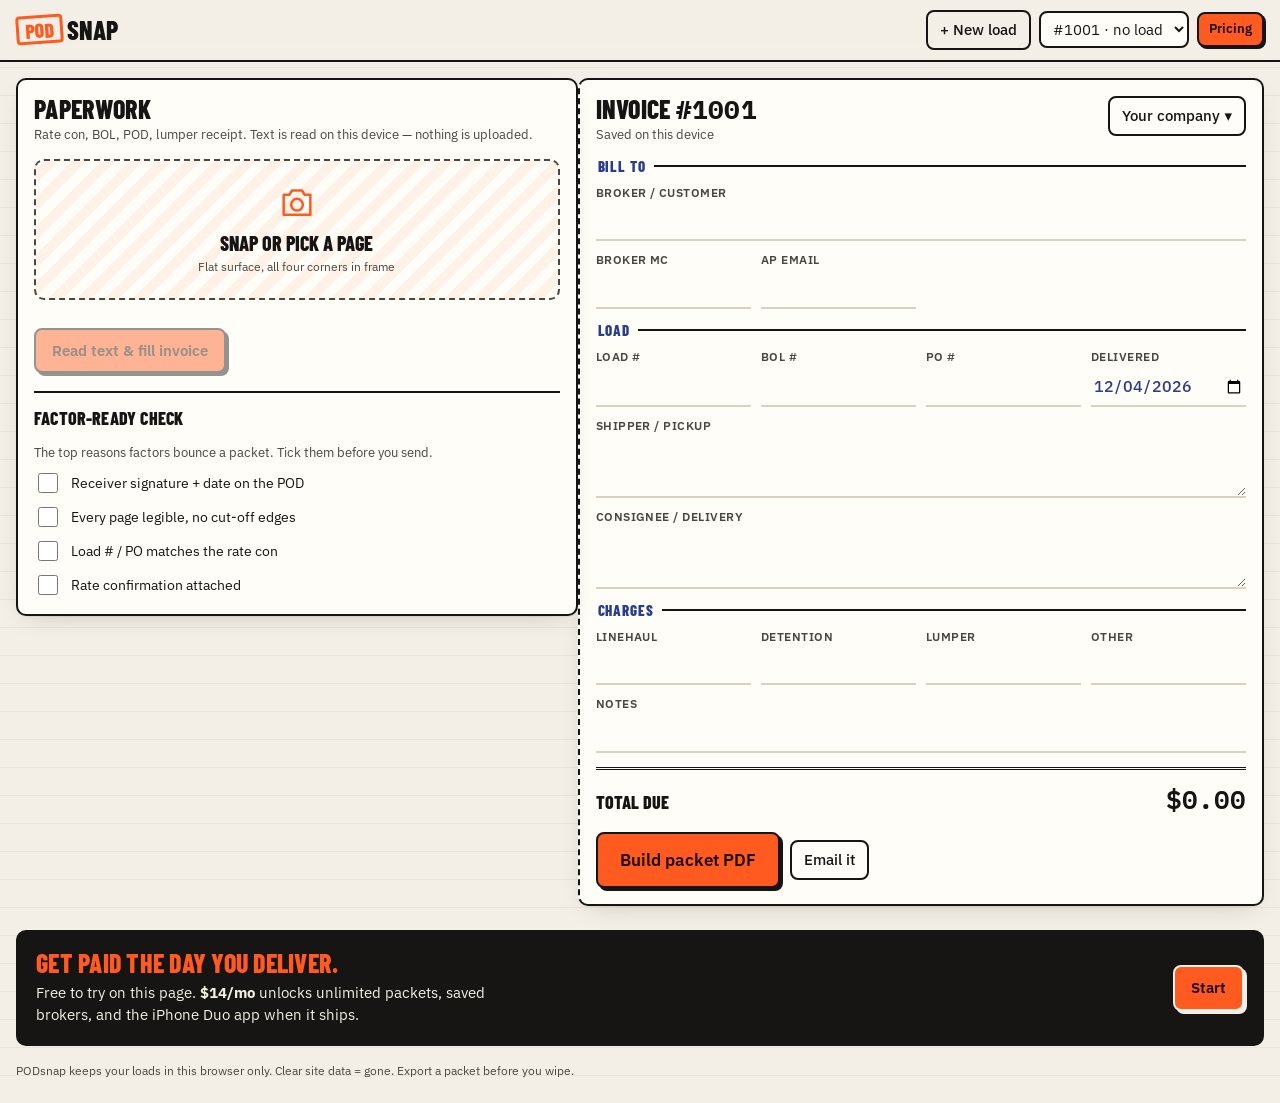
<file: web/index.html>
<!doctype html>
<html lang="en">
<head>
<meta charset="utf-8">
<meta name="viewport" content="width=device-width, initial-scale=1, viewport-fit=cover">
<title>PODsnap — BOL to invoice</title>
<meta name="description" content="Snap the signed BOL or POD, PODsnap reads it on your phone and builds a factoring-ready invoice packet in under a minute.">
<meta name="theme-color" content="#ff5a1f">
<link rel="manifest" href="manifest.webmanifest">
<link rel="icon" href="icon.svg" type="image/svg+xml">
<link rel="apple-touch-icon" href="icon.svg">
<meta name="apple-mobile-web-app-capable" content="yes">
<link rel="preconnect" href="https://fonts.googleapis.com">
<link rel="preconnect" href="https://fonts.gstatic.com" crossorigin>
<link href="https://fonts.googleapis.com/css2?family=Barlow+Condensed:wght@600;800&family=IBM+Plex+Mono:wght@400;600&family=IBM+Plex+Sans:wght@400;500;600&display=swap" rel="stylesheet">
<link rel="stylesheet" href="styles.css">
<script src="config.js"></script>
</head>
<body>
<header class="top">
  <a class="brand" href="#" aria-label="PODsnap home">
    <span class="stamp">POD</span><span class="word">snap</span>
  </a>
  <nav class="topnav">
    <button class="ghost" id="newLoad" type="button">+ New load</button>
    <select id="loadPicker" aria-label="Saved loads"></select>
    <a class="cta small" href="pricing.html">Pricing</a>
  </nav>
</header>

<div class="tabs" role="tablist">
  <button role="tab" id="tabDocs" aria-selected="true" data-pane="docs">1 · Snap</button>
  <button role="tab" id="tabInv" aria-selected="false" data-pane="invoice">2 · Invoice</button>
</div>

<main class="split" id="split" data-active="docs">
  <!-- LEFT: capture -->
  <section class="pane docs" id="paneDocs" aria-label="Documents">
    <div class="pane-head">
      <h2>Paperwork</h2>
      <p class="hint">Rate con, BOL, POD, lumper receipt. Text is read on this device — nothing is uploaded.</p>
    </div>

    <label class="dropzone" for="fileIn">
      <input id="fileIn" type="file" accept="image/*" capture="environment" multiple>
      <span class="dz-icon" aria-hidden="true">
        <svg viewBox="0 0 48 48" width="40" height="40"><path d="M8 14h7l3-5h12l3 5h7v24H8z" fill="none" stroke="currentColor" stroke-width="3" stroke-linejoin="round"/><circle cx="24" cy="26" r="7" fill="none" stroke="currentColor" stroke-width="3"/></svg>
      </span>
      <span class="dz-main">Snap or pick a page</span>
      <span class="dz-sub">Flat surface, all four corners in frame</span>
    </label>

    <ul class="thumbs" id="thumbs"></ul>

    <div class="ocr-bar">
      <button id="ocrBtn" class="cta" type="button" disabled>Read text &amp; fill invoice</button>
      <span id="ocrStatus" class="status" aria-live="polite"></span>
    </div>

    <details class="ocr-lines" id="ocrBox">
      <summary>Read text <span class="muted">— tap a line to drop it into the field you last touched</span></summary>
      <ol id="ocrLines"></ol>
    </details>

    <div class="checklist" id="checklist">
      <h3>Factor-ready check</h3>
      <p class="hint">The top reasons factors bounce a packet. Tick them before you send.</p>
      <label><input type="checkbox" data-chk="sig"> Receiver signature + date on the POD</label>
      <label><input type="checkbox" data-chk="legible"> Every page legible, no cut-off edges</label>
      <label><input type="checkbox" data-chk="match"> Load # / PO matches the rate con</label>
      <label><input type="checkbox" data-chk="ratecon"> Rate confirmation attached</label>
    </div>
  </section>

  <!-- RIGHT: invoice -->
  <section class="pane invoice" id="paneInv" aria-label="Invoice">
    <div class="pane-head row">
      <div>
        <h2>Invoice <span class="mono" id="invNoLabel"></span></h2>
        <p class="hint" id="savedHint">Saved on this device</p>
      </div>
      <button class="ghost" id="carrierToggle" type="button">Your company ▾</button>
    </div>

    <form id="invForm" autocomplete="off" onsubmit="return false">
      <fieldset class="carrier" id="carrierBox" hidden>
        <legend>Your company <span class="muted">(remembered)</span></legend>
        <div class="grid">
          <label>Carrier name<input name="c_name" data-carrier></label>
          <label>MC / DOT<input name="c_mc" data-carrier></label>
          <label class="wide">Address<input name="c_addr" data-carrier></label>
          <label>Phone<input name="c_phone" data-carrier inputmode="tel"></label>
          <label>Email<input name="c_email" data-carrier inputmode="email"></label>
          <label class="wide">Remit to / factor NOA <span class="muted">(shown on invoice)</span><textarea name="c_remit" rows="2" data-carrier></textarea></label>
          <label>Next invoice #<input name="c_next" data-carrier inputmode="numeric"></label>
          <label>Factor / broker AP email<input name="c_factor" data-carrier inputmode="email"></label>
        </div>
      </fieldset>

      <fieldset>
        <legend>Bill to</legend>
        <div class="grid">
          <label class="wide">Broker / customer<input name="broker"></label>
          <label>Broker MC<input name="broker_mc"></label>
          <label>AP email<input name="broker_email" inputmode="email"></label>
        </div>
      </fieldset>

      <fieldset>
        <legend>Load</legend>
        <div class="grid">
          <label>Load #<input name="load_no" class="mono"></label>
          <label>BOL #<input name="bol_no" class="mono"></label>
          <label>PO #<input name="po_no" class="mono"></label>
          <label>Delivered<input name="del_date" type="date"></label>
          <label class="wide">Shipper / pickup<textarea name="shipper" rows="2"></textarea></label>
          <label class="wide">Consignee / delivery<textarea name="consignee" rows="2"></textarea></label>
        </div>
      </fieldset>

      <fieldset>
        <legend>Charges</legend>
        <div class="grid money">
          <label>Linehaul<input name="rate" inputmode="decimal" class="mono"></label>
          <label>Detention<input name="detention" inputmode="decimal" class="mono"></label>
          <label>Lumper<input name="lumper" inputmode="decimal" class="mono"></label>
          <label>Other<input name="other" inputmode="decimal" class="mono"></label>
          <label class="wide">Notes<input name="notes"></label>
        </div>
        <div class="total"><span>Total due</span><output id="total" class="mono">$0.00</output></div>
      </fieldset>
    </form>

    <div class="actions">
      <button class="cta big" id="packetBtn" type="button">Build packet PDF</button>
      <button class="ghost" id="emailBtn" type="button">Email it</button>
      <span id="packetStatus" class="status" aria-live="polite"></span>
    </div>
  </section>
</main>

<section class="pitch" aria-label="Pricing">
  <div>
    <h2>Get paid the day you deliver.</h2>
    <p>Free to try on this page. <strong>$<span data-price="monthly">14</span>/mo</strong> unlocks unlimited packets, saved brokers, and the iPhone&nbsp;Duo app when it ships.</p>
  </div>
  <a class="cta" href="pricing.html">Start</a>
</section>

<footer class="foot">
  <span>PODsnap keeps your loads in this browser only. Clear site data = gone. Export a packet before you wipe.</span>
</footer>

<script src="app.js"></script>
</body>
</html>
</file>
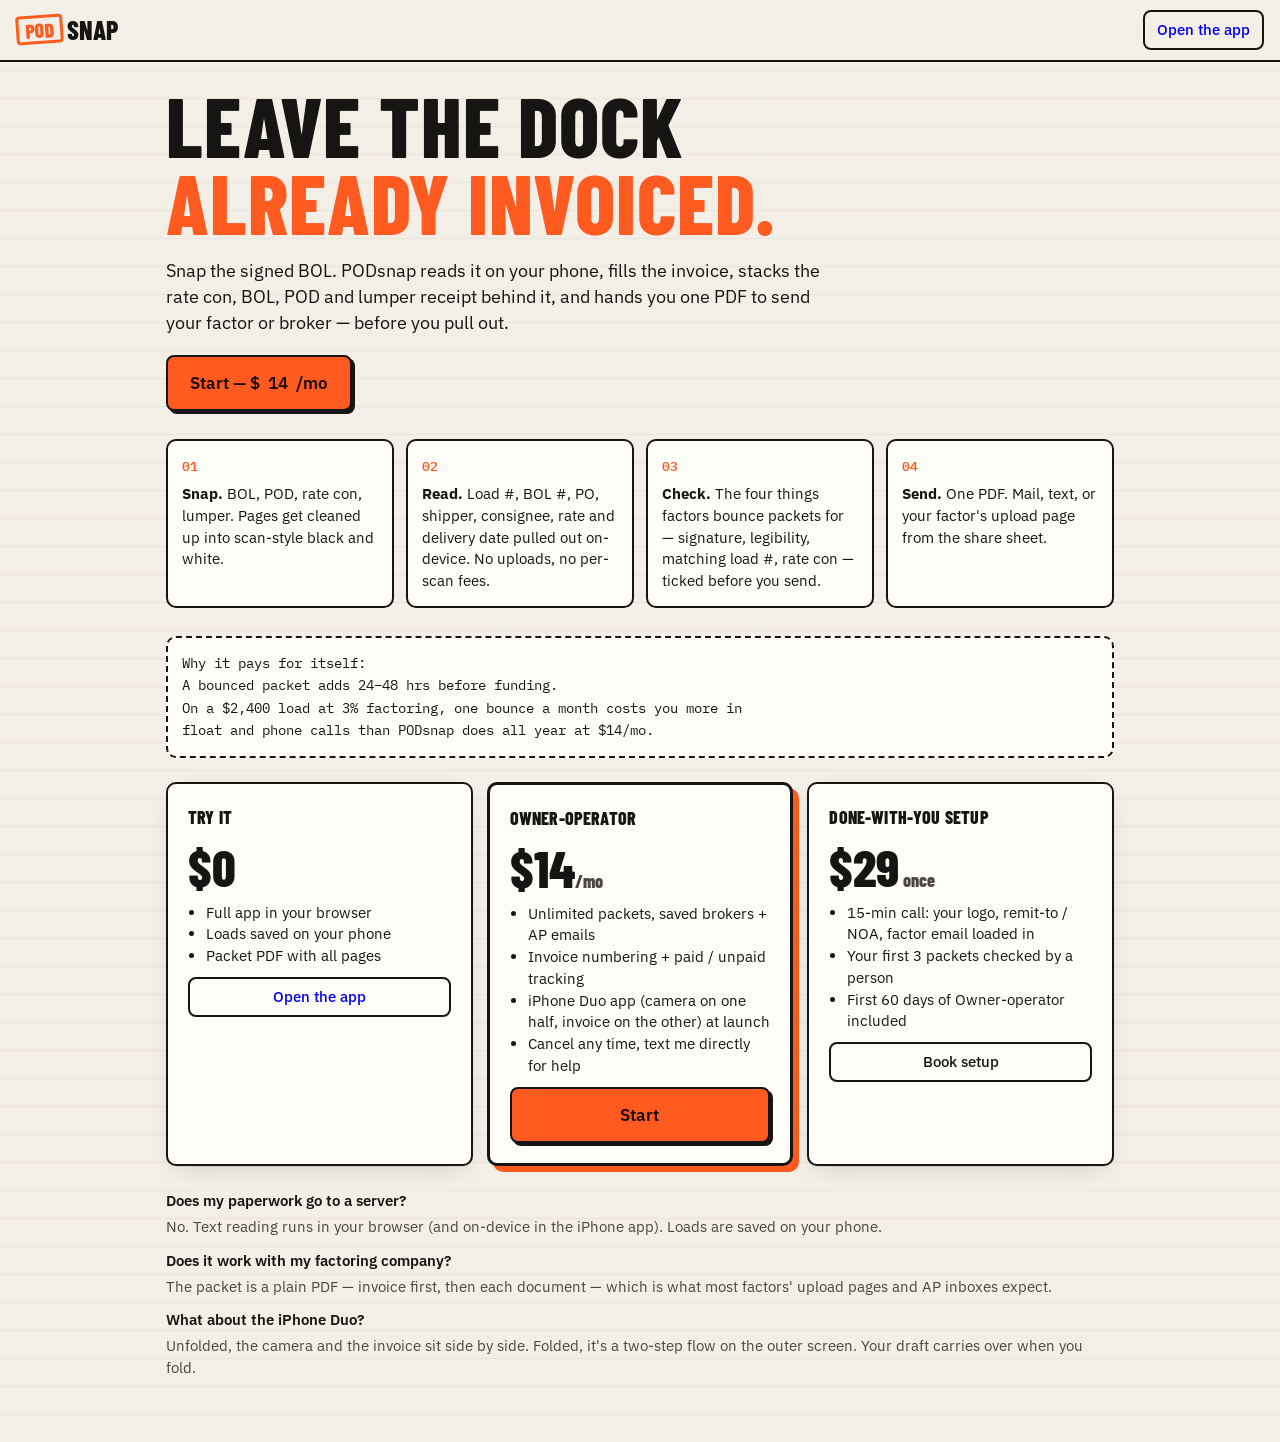
<file: web/pricing.html>
<!doctype html>
<html lang="en">
<head>
<meta charset="utf-8">
<meta name="viewport" content="width=device-width, initial-scale=1, viewport-fit=cover">
<title>PODsnap Pricing</title>
<meta name="description" content="Owner-operators: turn the signed BOL into a factoring-ready invoice packet before you leave the dock.">
<meta name="theme-color" content="#ff5a1f">
<link rel="manifest" href="manifest.webmanifest">
<link rel="icon" href="icon.svg" type="image/svg+xml">
<link rel="preconnect" href="https://fonts.googleapis.com">
<link rel="preconnect" href="https://fonts.gstatic.com" crossorigin>
<link href="https://fonts.googleapis.com/css2?family=Barlow+Condensed:wght@600;800&family=IBM+Plex+Mono:wght@400;600&family=IBM+Plex+Sans:wght@400;500;600&display=swap" rel="stylesheet">
<link rel="stylesheet" href="styles.css">
<script src="config.js"></script>
</head>
<body>
<header class="top">
  <a class="brand" href="index.html" aria-label="PODsnap app"><span class="stamp">POD</span><span class="word">snap</span></a>
  <nav class="topnav"><a class="ghost" href="index.html" style="text-decoration:none">Open the app</a></nav>
</header>

<main class="sales">
  <section class="hero">
    <h1>Leave the dock<br><em>already invoiced.</em></h1>
    <p>Snap the signed BOL. PODsnap reads it on your phone, fills the invoice, stacks the rate con, BOL, POD and lumper receipt behind it, and hands you one PDF to send your factor or broker — before you pull out.</p>
    <p><a class="cta big start" href="#start">Start — $<span data-price="monthly">14</span>/mo</a></p>
  </section>

  <ol class="steps">
    <li><strong>Snap.</strong> BOL, POD, rate con, lumper. Pages get cleaned up into scan-style black and white.</li>
    <li><strong>Read.</strong> Load #, BOL #, PO, shipper, consignee, rate and delivery date pulled out on-device. No uploads, no per-scan fees.</li>
    <li><strong>Check.</strong> The four things factors bounce packets for — signature, legibility, matching load #, rate con — ticked before you send.</li>
    <li><strong>Send.</strong> One PDF. Mail, text, or your factor's upload page from the share sheet.</li>
  </ol>

  <div class="math">
    Why it pays for itself:<br>
    A bounced packet adds 24–48 hrs before funding.<br>
    On a $2,400 load at 3% factoring, one bounce a month costs you more in<br>
    float and phone calls than PODsnap does all year at $14/mo.
  </div>

  <section class="plans" id="start">
    <div class="plan">
      <h3>Try it</h3>
      <div class="price">$0</div>
      <ul>
        <li>Full app in your browser</li>
        <li>Loads saved on your phone</li>
        <li>Packet PDF with all pages</li>
      </ul>
      <a class="ghost" href="index.html" style="text-align:center;text-decoration:none">Open the app</a>
    </div>
    <div class="plan feature">
      <h3>Owner-operator</h3>
      <div class="price">$<span data-price="monthly">14</span><small>/mo</small></div>
      <ul>
        <li>Unlimited packets, saved brokers + AP emails</li>
        <li>Invoice numbering + paid / unpaid tracking</li>
        <li>iPhone Duo app (camera on one half, invoice on the other) at launch</li>
        <li>Cancel any time, text me directly for help</li>
      </ul>
      <button class="cta big start" type="button">Start</button>
      <form class="reqform" id="reqform" hidden>
        <p class="hint">Checkout isn't switched on yet. Leave your details — I'll set you up personally today.</p>
        <label>Name<input name="name" required></label>
        <label>MC # <span class="muted">(optional)</span><input name="mc" inputmode="numeric"></label>
        <label>Phone or email<input name="reach" required></label>
        <label>Who do you factor with? <span class="muted">(optional)</span><input name="factor"></label>
        <button class="cta" type="submit">Request access</button>
        <div class="copy" id="reqcopy" hidden></div>
      </form>
    </div>
    <div class="plan">
      <h3>Done-with-you setup</h3>
      <div class="price">$<span data-price="pilot">29</span><small> once</small></div>
      <ul>
        <li>15-min call: your logo, remit-to / NOA, factor email loaded in</li>
        <li>Your first 3 packets checked by a person</li>
        <li>First 60 days of Owner-operator included</li>
      </ul>
      <button class="ghost start" type="button">Book setup</button>
    </div>
  </section>

  <dl class="faq">
    <dt>Does my paperwork go to a server?</dt>
    <dd>No. Text reading runs in your browser (and on-device in the iPhone app). Loads are saved on your phone.</dd>
    <dt>Does it work with my factoring company?</dt>
    <dd>The packet is a plain PDF — invoice first, then each document — which is what most factors' upload pages and AP inboxes expect.</dd>
    <dt>What about the iPhone Duo?</dt>
    <dd>Unfolded, the camera and the invoice sit side by side. Folded, it's a two-step flow on the outer screen. Your draft carries over when you fold.</dd>
  </dl>
</main>

<script>
(() => {
  const C = window.PODSNAP_CONFIG || {};
  document.querySelectorAll("[data-price='monthly']").forEach(e => e.textContent = C.PRICE_MONTHLY || 14);
  document.querySelectorAll("[data-price='pilot']").forEach(e => e.textContent = C.PRICE_PILOT || 29);
  const form = document.getElementById("reqform");
  document.querySelectorAll(".start").forEach(b => b.addEventListener("click", e => {
    if (C.PAY_URL) { e.preventDefault(); window.open(C.PAY_URL, "_blank", "noopener"); return; }
    if (b.tagName === "A") { e.preventDefault(); document.getElementById("start").scrollIntoView({ behavior: "smooth" }); }
    form.hidden = false;
    form.dataset.plan = b.textContent.includes("setup") ? "Done-with-you setup" : "Owner-operator";
    setTimeout(() => form.querySelector("input").focus(), 300);
  }));
  form.addEventListener("submit", e => {
    e.preventDefault();
    const d = Object.fromEntries(new FormData(form));
    const msg = `PODsnap request (${form.dataset.plan || "Owner-operator"})\nName: ${d.name}\nMC: ${d.mc || "-"}\nReach me: ${d.reach}\nFactor: ${d.factor || "-"}`;
    const to = (C.CONTACT || "").trim();
    if (!to) {
      const box = document.getElementById("reqcopy");
      box.hidden = false;
      box.textContent = "Copy this and send it to the person who shared this page:\n\n" + msg;
      return;
    }
    const isMail = to.includes("@");
    location.href = isMail
      ? `mailto:${to}?subject=${encodeURIComponent("PODsnap access")}&body=${encodeURIComponent(msg)}`
      : `sms:${to.replace(/[^\d+]/g, "")}${/iPhone|iPad|Mac/.test(navigator.userAgent) ? "&" : "?"}body=${encodeURIComponent(msg)}`;
  });
})();
</script>
</body>
</html>
</file>
<file: web/styles.css>
:root {
  --paper: #f3efe6;
  --sheet: #fffdf8;
  --ink: #161513;
  --ink-2: #4a4740;
  --rule: #d9d2c3;
  --hivis: #ff5a1f;
  --hivis-ink: #1a0b03;
  --ok: #1f7a4a;
  --carbon: #2a3c8f;
  --shadow: 0 1px 0 rgba(0,0,0,.06), 0 8px 24px -12px rgba(40,30,10,.25);
  --r: 10px;
  --sans: "IBM Plex Sans", system-ui, sans-serif;
  --mono: "IBM Plex Mono", ui-monospace, monospace;
  --display: "Barlow Condensed", "Arial Narrow", sans-serif;
  color-scheme: light;
}
@media (prefers-color-scheme: dark) {
  :root:not([data-theme="light"]) {
    --paper: #12110f; --sheet: #1c1a17; --ink: #f1ece2; --ink-2: #b4ad9f;
    --rule: #34302a; --hivis: #ff6a33; --carbon: #8ea2ff; --ok: #4fc285;
    --shadow: 0 1px 0 rgba(0,0,0,.4), 0 8px 24px -12px rgba(0,0,0,.6);
    color-scheme: dark;
  }
}
:root[data-theme="dark"] {
  --paper: #12110f; --sheet: #1c1a17; --ink: #f1ece2; --ink-2: #b4ad9f;
  --rule: #34302a; --hivis: #ff6a33; --carbon: #8ea2ff; --ok: #4fc285;
  color-scheme: dark;
}

* { box-sizing: border-box; }
html, body { margin: 0; }
body {
  background: var(--paper);
  background-image: repeating-linear-gradient(0deg, transparent 0 27px, color-mix(in srgb, var(--rule) 35%, transparent) 27px 28px);
  color: var(--ink);
  font: 15px/1.45 var(--sans);
  min-height: 100vh;
  padding-bottom: env(safe-area-inset-bottom);
}
h1, h2, h3 { font-family: var(--display); font-weight: 800; letter-spacing: .01em; margin: 0; text-transform: uppercase; }
h2 { font-size: 26px; line-height: 1; }
h3 { font-size: 18px; }
.mono { font-family: var(--mono); }
.muted { color: var(--ink-2); font-weight: 400; }
.hint { color: var(--ink-2); margin: 4px 0 0; font-size: 13px; }

/* top bar */
.top {
  position: sticky; top: 0; z-index: 5;
  display: flex; align-items: center; justify-content: space-between; gap: 12px;
  padding: calc(10px + env(safe-area-inset-top)) max(16px, env(safe-area-inset-right)) 10px max(16px, env(safe-area-inset-left));
  background: color-mix(in srgb, var(--paper) 88%, transparent);
  backdrop-filter: blur(10px);
  border-bottom: 2px solid var(--ink);
}
.brand { display: flex; align-items: center; gap: 4px; text-decoration: none; color: var(--ink); }
.stamp {
  font: 800 20px/1 var(--display); color: var(--hivis);
  border: 3px solid var(--hivis); border-radius: 4px; padding: 2px 6px 1px;
  transform: rotate(-4deg); display: inline-block;
}
.word { font: 800 26px/1 var(--display); text-transform: uppercase; }
.topnav { display: flex; gap: 8px; align-items: center; min-width: 0; }
.topnav select { max-width: 150px; }

button, .cta, select, input, textarea { font: inherit; color: inherit; }
.cta {
  display: inline-flex; align-items: center; justify-content: center; gap: 8px;
  background: var(--hivis); color: var(--hivis-ink); border: 2px solid var(--ink);
  border-radius: 8px; padding: 10px 16px; font-weight: 600; text-decoration: none; cursor: pointer;
  box-shadow: 3px 3px 0 var(--ink); transition: transform .08s, box-shadow .08s;
}
.cta:active { transform: translate(3px, 3px); box-shadow: 0 0 0 var(--ink); }
.cta:disabled { opacity: .45; cursor: not-allowed; }
.cta.small { padding: 6px 10px; font-size: 13px; box-shadow: 2px 2px 0 var(--ink); }
.cta.big { padding: 14px 22px; font-size: 17px; }
.ghost {
  background: transparent; border: 2px solid var(--ink); border-radius: 8px;
  padding: 7px 12px; cursor: pointer; font-weight: 500; white-space: nowrap;
}
select { background: var(--sheet); border: 2px solid var(--ink); border-radius: 8px; padding: 6px 8px; }

/* layout: single pane < 700, two panes >= 700 (Duo inner display, iPad, desktop) */
.tabs { display: flex; gap: 0; margin: 12px 16px 0; border: 2px solid var(--ink); border-radius: 10px; overflow: hidden; }
.tabs button { flex: 1; padding: 10px; border: 0; background: var(--sheet); font-weight: 600; cursor: pointer; }
.tabs button[aria-selected="true"] { background: var(--ink); color: var(--paper); }
.split { display: grid; gap: 16px; padding: 12px 16px 24px; }
.split[data-active="docs"] .invoice, .split[data-active="invoice"] .docs { display: none; }
@media (min-width: 700px) {
  .tabs { display: none; }
  .split { grid-template-columns: minmax(280px, 0.9fr) minmax(340px, 1.1fr); gap: 0; padding: 16px max(16px, env(safe-area-inset-right)) 24px max(16px, env(safe-area-inset-left)); align-items: start; }
  .split .pane { display: block !important; }
  .docs { border-right: 0; border-radius: var(--r) 0 0 var(--r); position: sticky; top: 72px; max-height: calc(100vh - 90px); overflow: auto; }
  .invoice { border-radius: 0 var(--r) var(--r) 0; border-left: 2px dashed var(--ink) !important; }
}

.pane { background: var(--sheet); border: 2px solid var(--ink); border-radius: var(--r); padding: 16px; box-shadow: var(--shadow); min-width: 0; }
.pane-head { margin-bottom: 14px; }
.pane-head.row { display: flex; justify-content: space-between; align-items: flex-start; gap: 12px; }

/* dropzone */
.dropzone {
  display: grid; justify-items: center; gap: 4px; text-align: center; cursor: pointer;
  border: 2px dashed var(--ink-2); border-radius: var(--r); padding: 22px 12px;
  background: repeating-linear-gradient(-45deg, transparent 0 10px, color-mix(in srgb, var(--hivis) 7%, transparent) 10px 20px);
}
.dropzone:hover, .dropzone.over { border-color: var(--hivis); }
.dropzone input { position: absolute; opacity: 0; width: 1px; height: 1px; }
.dz-icon { color: var(--hivis); }
.dz-main { font: 800 20px/1.1 var(--display); text-transform: uppercase; }
.dz-sub { font-size: 12px; color: var(--ink-2); }

.thumbs { list-style: none; padding: 0; margin: 14px 0; display: grid; grid-template-columns: repeat(auto-fill, minmax(92px, 1fr)); gap: 10px; }
.thumbs li { position: relative; border: 2px solid var(--ink); border-radius: 6px; overflow: hidden; aspect-ratio: 3/4; background: #fff; }
.thumbs img { width: 100%; height: 100%; object-fit: cover; display: block; }
.thumbs .tag { position: absolute; left: 4px; bottom: 4px; font: 600 10px/1 var(--mono); background: var(--ink); color: var(--paper); padding: 3px 5px; border-radius: 3px; }
.thumbs .x { position: absolute; top: 3px; right: 3px; width: 24px; height: 24px; border-radius: 50%; border: 0; background: var(--ink); color: var(--paper); cursor: pointer; line-height: 1; }

.ocr-bar { display: flex; flex-wrap: wrap; align-items: center; gap: 10px; }
.status { font: 13px var(--mono); color: var(--ink-2); }
.status.ok { color: var(--ok); }
.ocr-lines { margin-top: 14px; border-top: 1px solid var(--rule); padding-top: 10px; }
.ocr-lines summary { cursor: pointer; font-weight: 600; }
.ocr-lines ol { list-style: none; padding: 0; margin: 8px 0 0; display: flex; flex-wrap: wrap; gap: 6px; max-height: 260px; overflow: auto; }
.ocr-lines li button { font: 12px var(--mono); background: var(--paper); border: 1px solid var(--rule); border-radius: 4px; padding: 4px 6px; cursor: pointer; text-align: left; }
.ocr-lines li button:hover { border-color: var(--hivis); }

.checklist { margin-top: 18px; border-top: 2px solid var(--ink); padding-top: 12px; display: grid; gap: 8px; }
.checklist label { display: flex; gap: 10px; align-items: center; font-size: 14px; }
.checklist input { width: 20px; height: 20px; accent-color: var(--ok); }

/* form */
fieldset { border: 0; border-top: 2px solid var(--ink); margin: 0 0 14px; padding: 10px 0 0; }
legend { font: 800 15px/1 var(--display); text-transform: uppercase; letter-spacing: .06em; padding-right: 8px; color: var(--carbon); }
.grid { display: grid; grid-template-columns: repeat(auto-fill, minmax(150px, 1fr)); gap: 10px; }
.grid .wide { grid-column: 1 / -1; }
.grid label { display: grid; gap: 3px; font-size: 12px; font-weight: 600; color: var(--ink-2); text-transform: uppercase; letter-spacing: .04em; }
input, textarea {
  width: 100%; min-width: 0; background: transparent; border: 0; border-bottom: 2px solid var(--rule);
  padding: 6px 2px; font-size: 16px; color: var(--carbon); text-transform: none; letter-spacing: 0; font-weight: 500; border-radius: 0;
}
textarea { resize: vertical; }
input:focus, textarea:focus { outline: none; border-bottom-color: var(--hivis); background: color-mix(in srgb, var(--hivis) 6%, transparent); }
.filled { animation: fillflash 1.2s ease-out; }
@keyframes fillflash { from { background: color-mix(in srgb, var(--hivis) 30%, transparent); } to { background: transparent; } }
.total { display: flex; justify-content: space-between; align-items: baseline; border-top: 3px double var(--ink); margin-top: 14px; padding-top: 10px; }
.total span { font: 800 18px var(--display); text-transform: uppercase; }
.total output { font-size: 26px; font-weight: 600; }

.actions { display: flex; flex-wrap: wrap; gap: 10px; align-items: center; margin-top: 8px; }

.pitch {
  margin: 0 16px 16px; padding: 18px; border: 2px solid var(--ink); border-radius: var(--r);
  background: var(--ink); color: var(--paper); display: flex; gap: 16px; align-items: center; justify-content: space-between; flex-wrap: wrap;
}
.pitch h2 { color: var(--hivis); }
.pitch p { margin: 6px 0 0; max-width: 56ch; }
.pitch .cta { border-color: var(--paper); box-shadow: 3px 3px 0 var(--paper); }
.foot { padding: 0 16px 24px; font-size: 12px; color: var(--ink-2); }

@media (max-width: 430px) {
  .topnav select { max-width: 96px; }
  .word { font-size: 22px; }
  #newLoad { padding: 7px 8px; }
}

/* ---------- pricing page ---------- */
.sales { max-width: 980px; margin: 0 auto; padding: 24px 16px 48px; }
.hero h1 { font-size: clamp(40px, 9vw, 84px); line-height: .92; }
.hero h1 em { font-style: normal; color: var(--hivis); }
.hero p { font-size: 18px; max-width: 60ch; }
.steps { display: grid; grid-template-columns: repeat(auto-fit, minmax(220px, 1fr)); gap: 12px; margin: 28px 0; padding: 0; list-style: none; counter-reset: s; }
.steps li { background: var(--sheet); border: 2px solid var(--ink); border-radius: var(--r); padding: 14px; counter-increment: s; }
.steps li::before { content: "0" counter(s); font: 600 13px var(--mono); color: var(--hivis); display: block; margin-bottom: 6px; }
.plans { display: grid; grid-template-columns: repeat(auto-fit, minmax(260px, 1fr)); gap: 14px; margin: 24px 0; }
.plan { background: var(--sheet); border: 2px solid var(--ink); border-radius: var(--r); padding: 20px; box-shadow: var(--shadow); display: grid; gap: 10px; align-content: start; }
.plan.feature { border-width: 3px; box-shadow: 6px 6px 0 var(--hivis); }
.plan .price { font: 800 52px/1 var(--display); }
.plan .price small { font-size: 18px; color: var(--ink-2); }
.plan ul { margin: 0; padding-left: 18px; }
.math { font: 14px/1.6 var(--mono); background: var(--sheet); border: 2px dashed var(--ink); border-radius: var(--r); padding: 14px; }
.reqform { display: grid; gap: 10px; margin-top: 10px; }
.reqform[hidden] { display: none; }
.reqform label { display: grid; gap: 3px; font-size: 12px; font-weight: 600; text-transform: uppercase; color: var(--ink-2); }
.reqform .copy { font: 12px var(--mono); white-space: pre-wrap; background: var(--paper); padding: 8px; border-radius: 6px; }
.faq dt { font-weight: 600; margin-top: 12px; }
.faq dd { margin: 4px 0 0; color: var(--ink-2); }
</file>
